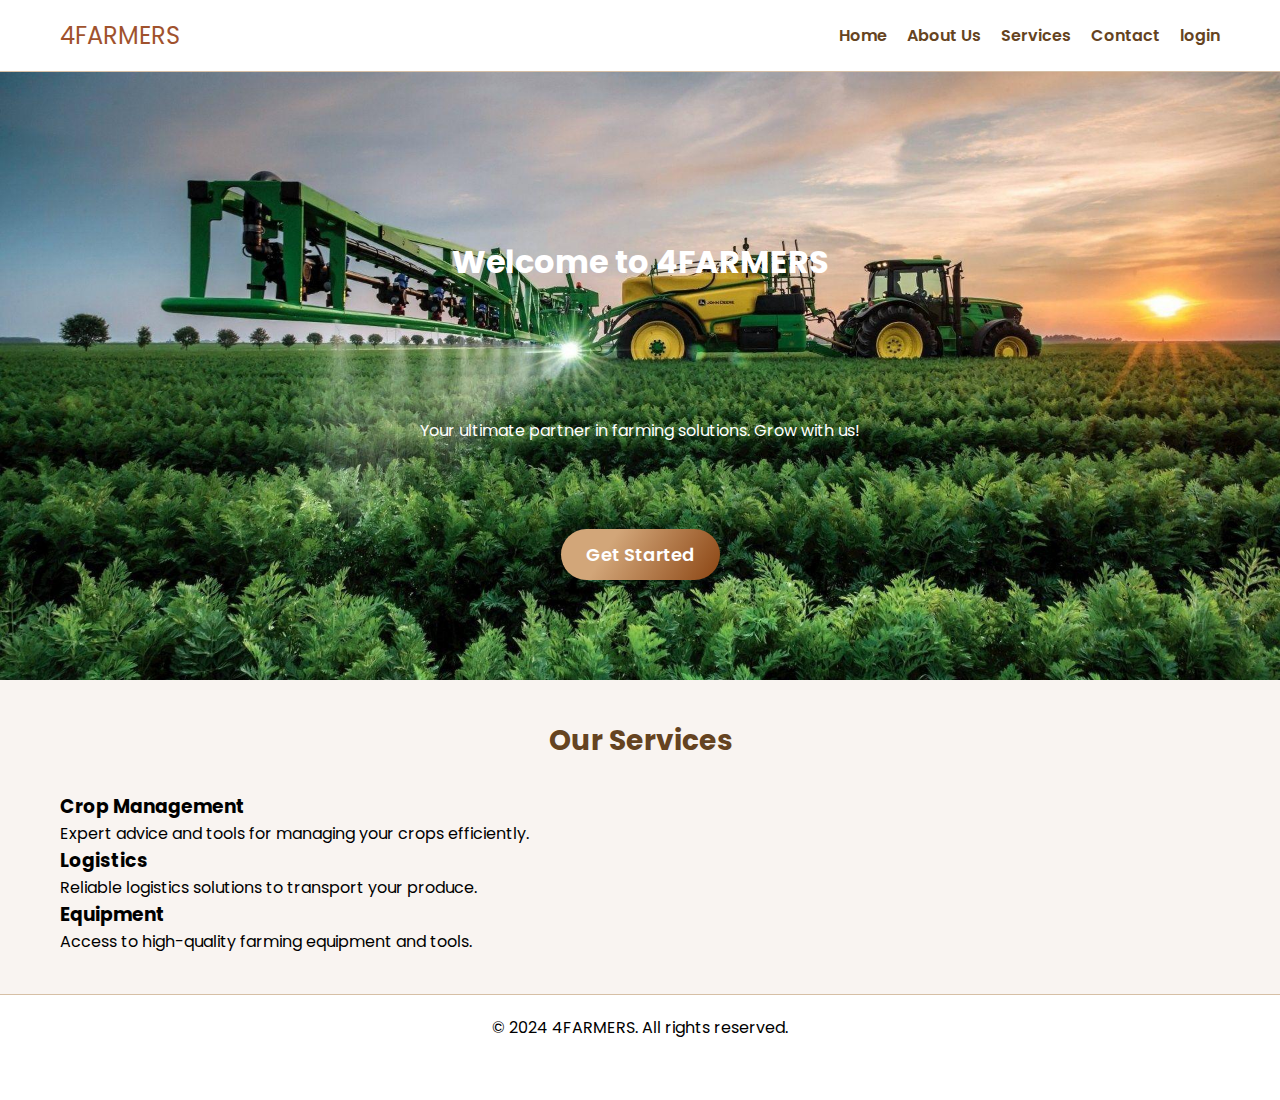
<file: UI/main.html>
<!DOCTYPE html>
<html lang="en">

<head>
    <meta charset="UTF-8">
    <meta http-equiv="X-UA-Compatible" content="IE=edge">
    <meta name="viewport" content="width=device-width, initial-scale=1.0">

    <!-- Link to external CSS file -->
    <link rel="stylesheet" href="./tabs/css/main.css">

    <!-- Font Awesome Icons -->
    <link rel="stylesheet" href="https://use.fontawesome.com/releases/v5.15.4/css/all.css"
        integrity="sha384-DyZ88mC6Up2uqS4h/KRgHuoeGwBcD4Ng9SiP4dIRy0EXTlnuz47vAwmeGwVChigm" crossorigin="anonymous">

    <title>4FARMERS - Your Farming Partner</title>
</head>

<body>
    <!-- Header Section -->
    <header>
        <div class="header-container">
            <div class="logo">
                <span><i class="fas fa-seedling"></i></span> <!-- Seedling icon -->
                <span>4FARMERS</span>
            </div>
            <nav>
                <ul>
                    <li><a href="#">Home</a></li>
                    <li><a href="#">About Us</a></li>
                    <li><a href="#">Services</a></li>
                    <li><a href="#">Contact</a></li>
                    <li><a href="/UI/tabs/login.html">login</a></li>
                </ul>
            </nav>
        </div>
    </header>

    <!-- Main Content Section -->
    <main>
        <section class="BG">
            <h1>Welcome to 4FARMERS</h1>
            <p>Your ultimate partner in farming solutions. Grow with us!</p>
            <a href="/UI/tabs/signup.html" class="btn">Get Started</a>
        </section>

        <section class="services">
            <h2>Our Services</h2>
            <div class="service-box">
                <i class="fas fa-seedling"></i>
                <h3>Crop Management</h3>
                <p>Expert advice and tools for managing your crops efficiently.</p>
            </div>
            <div class="service-box">
                <i class="fas fa-truck"></i>
                <h3>Logistics</h3>
                <p>Reliable logistics solutions to transport your produce.</p>
            </div>
            <div class="service-box">
                <i class="fas fa-tools"></i>
                <h3>Equipment</h3>
                <p>Access to high-quality farming equipment and tools.</p>
            </div>
        </section>
    </main>

    <!-- Footer Section -->
    <footer>
        <div class="footer-container">
            <p>&copy; 2024 4FARMERS. All rights reserved.</p>
            <div class="social-media">
                <a href="#"><i class="fab fa-facebook-f"></i></a>
                <a href="#"><i class="fab fa-twitter"></i></a>
                <a href="#"><i class="fab fa-instagram"></i></a>
            </div>
        </div>
    </footer>
</body>

</html>
</file>
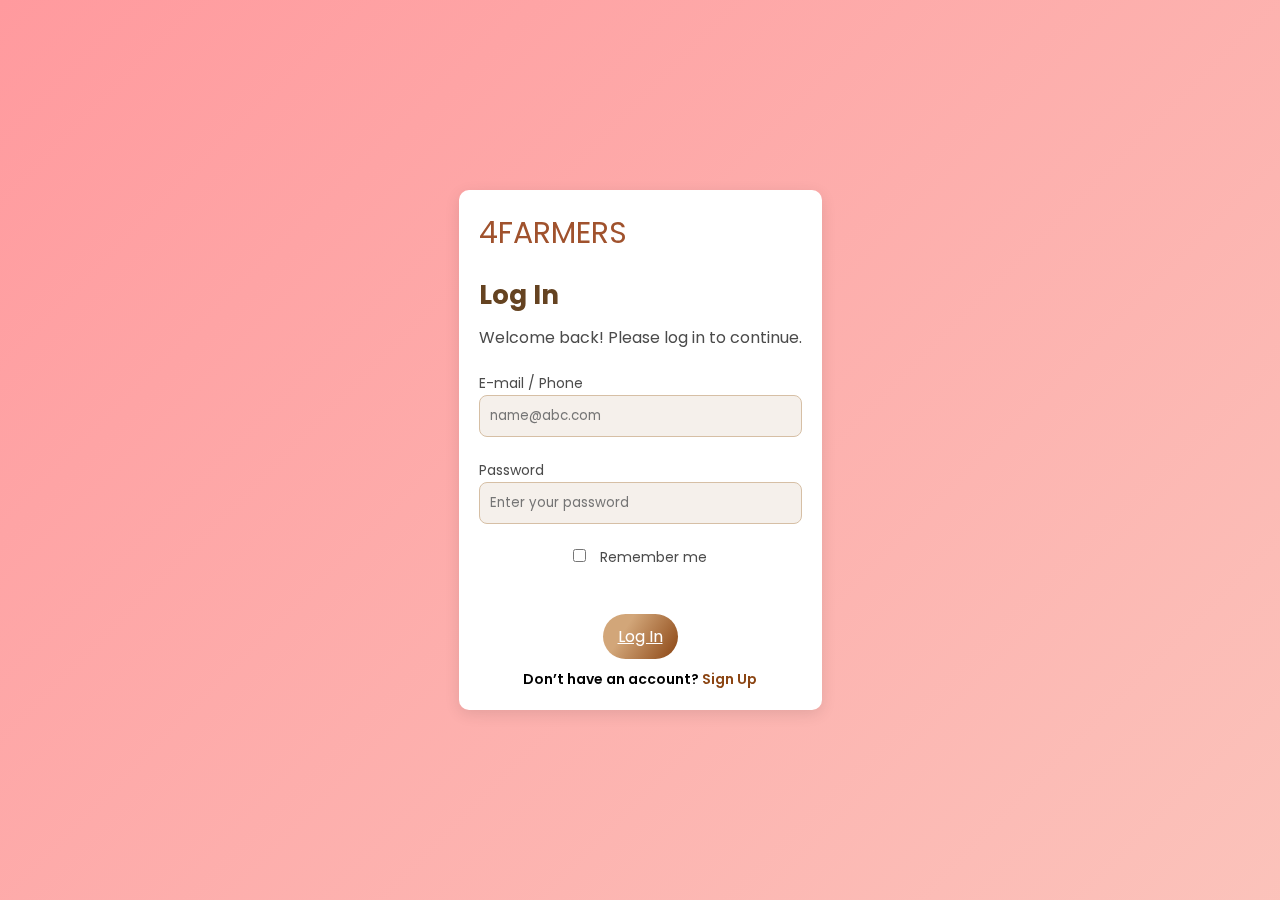
<file: UI/tabs/login.html>
<!DOCTYPE html>
<html lang="en">

<head>
    <meta charset="UTF-8">
    <meta http-equiv="X-UA-Compatible" content="IE=edge">
    <meta name="viewport" content="width=device-width, initial-scale=1.0">

    <!-- Link to CSS -->
    <link rel="stylesheet" href="./css/stylelogin.css">

    <!-- Font Awesome for Icons -->
    <link rel="stylesheet" href="https://use.fontawesome.com/releases/v5.15.4/css/all.css"
        integrity="sha384-DyZ88mC6Up2uqS4h/KRgHuoeGwBcD4Ng9SiP4dIRy0EXTlnuz47vAwmeGwVChigm" crossorigin="anonymous">

    <title>Login</title>
</head>

<body>
    <!-- Background Animation -->
    <div class="background-animation"></div>

    <!-- Container for Login Form -->
    <div class="container">
        <div class="login-wrapper">
            <div class="login-text">
                <!-- Logo -->
                <div class="logo">
                    <span><i class="fas fa-seedling"></i></span>
                    <span>4FARMERS</span>
                </div>

                <h1>Log In</h1>
                <p>Welcome back! Please log in to continue.</p>

                <form class="flex-c">
                    <!-- E-mail / Phone -->
                    <div class="input-box">
                        <span class="label">E-mail / Phone </span>
                        <div class="flex-r input">
                            <input type="text" placeholder="name@abc.com">
                            <i class="fas fa-envelope"></i>
                        </div>
                    </div>

                    <!-- Password -->
                    <div class="input-box">
                        <span class="label">Password</span>
                        <div class="flex-r input">
                            <input type="password" placeholder="Enter your password">
                            <i class="fas fa-lock"></i>
                        </div>
                    </div>

                    <!-- Remember Me Checkbox -->
                    <div class="check">
                        <input type="checkbox" id="remember">
                        <label for="remember">Remember me</label>
                    </div>

                    <!-- Submit Button -->
                    <a href="http://127.0.0.1:5000" target="_blank" class="btn">Log In</a>

                    <!-- Extra Link (Sign Up) -->
                    <span class="extra-line">
                        <span>Don’t have an account?</span>
                        <a href="/UI/tabs/signup.html">Sign Up</a>
                    </span>
                </form>
            </div>
        </div>
    </div>
</body>

</html>
</file>
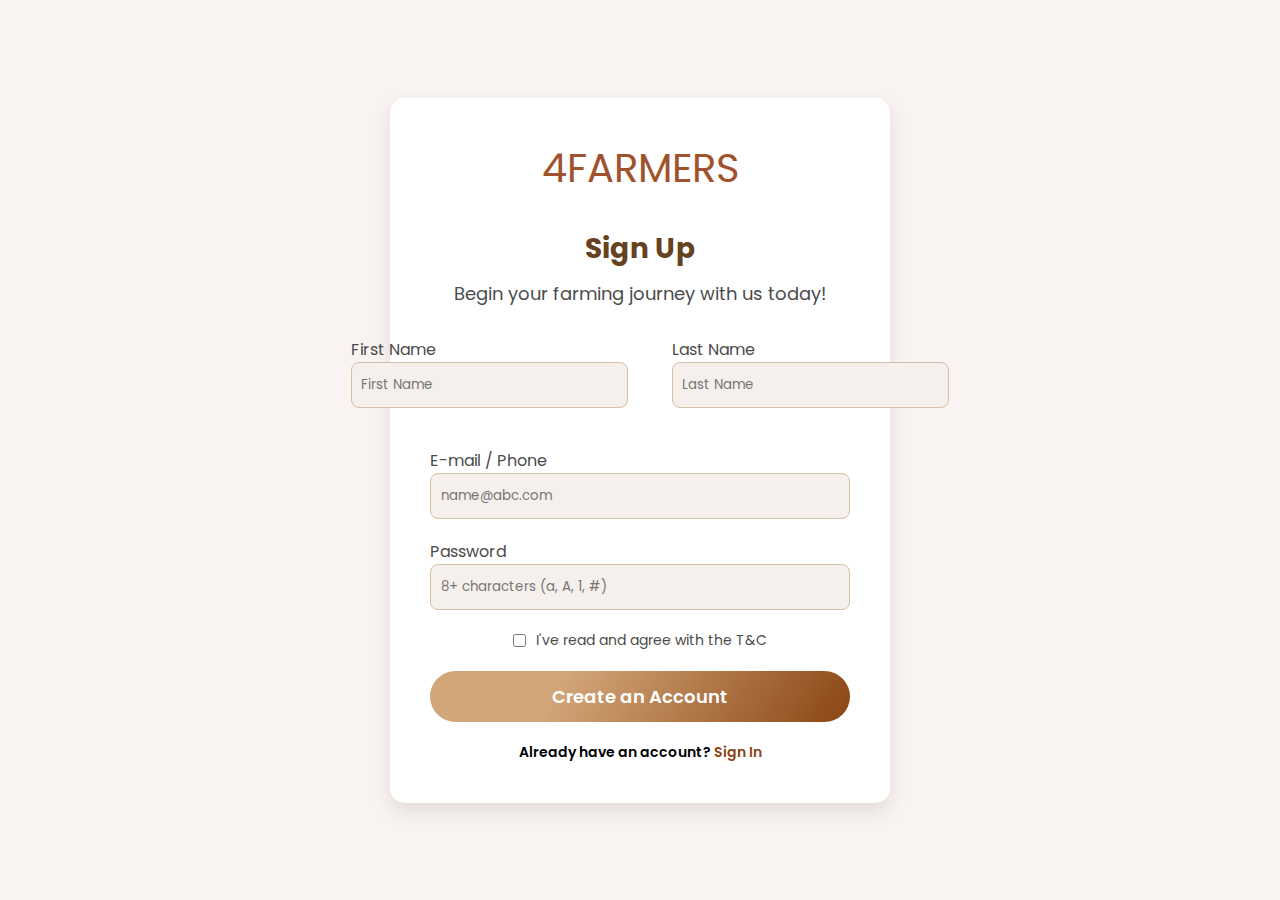
<file: UI/tabs/signup.html>
<!DOCTYPE html>
<html lang="en">

<head>
    <meta charset="UTF-8">
    <meta http-equiv="X-UA-Compatible" IE=edge">
    <meta name="viewport" content="width=device-width, initial-scale=1.0">

    <!-- Link to external CSS file -->
    <link rel="stylesheet" href="./css/stylesignup.css">

    <!-- Font Awesome Icons -->
    <link rel="stylesheet" href="https://use.fontawesome.com/releases/v5.15.4/css/all.css"
        integrity="sha384-DyZ88mC6Up2uqS4h/KRgHuoeGwBcD4Ng9SiP4dIRy0EXTlnuz47vAwmeGwVChigm" crossorigin="anonymous">

    <title>Sign Up - 4FARMERS</title>
</head>

<body>
    <div class="container">
        <div class="login-wrapper">
            <div class="login-text">
                <!-- Logo for Farmer Theme -->
                <div class="logo">
                    <span><i class="fas fa-seedling"></i></span> <!-- Seedling for farmer theme -->
                    <span>4FARMERS</span>
                </div>

                <h1>Sign Up</h1>
                <p>Begin your farming journey with us today!</p>

                <form class="flex-c">
                    <!-- Name Fields in Single Row -->
                    <div class="name-box flex-r">
                        <!-- First Name -->
                        <div class="input-box half-width">
                            <span class="label">First Name</span>
                            <div class="flex-r input">
                                <input type="text" placeholder="First Name" required>
                                <i class="fas fa-user"></i> <!-- User icon -->
                            </div>
                        </div>

                        <!-- Last Name -->
                        <div class="input-box half-width">
                            <span class="label">Last Name</span>
                            <div class="flex-r input">
                                <input type="text" placeholder="Last Name" required>
                                <i class="fas fa-user"></i> <!-- User icon -->
                            </div>
                        </div>
                    </div>

                    <!-- E-mail / Phone -->
                    <div class="input-box">
                        <span class="label">E-mail / Phone</span>
                        <div class="flex-r input">
                            <input type="text" placeholder="name@abc.com" required>
                            <i class="fas fa-envelope"></i> <!-- Envelope icon -->
                        </div>
                    </div>

                    <!-- Password -->
                    <div class="input-box">
                        <span class="label">Password</span>
                        <div class="flex-r input">
                            <input type="password" placeholder="8+ characters (a, A, 1, #)" required>
                            <i class="fas fa-lock"></i> <!-- Lock icon -->
                        </div>
                    </div>

                    <!-- T&C Checkbox -->
                    <div class="check">
                        <input type="checkbox" id="terms" required>
                        <label for="terms">I've read and agree with the T&C</label>
                    </div>

                    <!-- Submit Button -->
                    <input class="btn" type="submit" value="Create an Account">

                    <!-- Already have an account? -->
                    <span class="extra-line">
                        <span>Already have an account?</span>
                        <a href="/UI/tabs/login.html">Sign In</a>
                    </span>
                </form>
            </div>
        </div>
    </div>
</body>

</html>
</file>
<file: UI/tabs/css/main.css>
/* Importing Poppins Font */
@import url('https://fonts.googleapis.com/css2?family=Poppins&display=swap');

:root {
    --main-bg-color: #f9f4f1;
    --header-bg-color: #fff;
    --border-color: #d6bfa5;
    --primary-color: #a0522d;
    --secondary-color: #654321;
    --btn-gradient: linear-gradient(122.33deg, #d2a679 30.62%, #8b4513 100%);
}

/* Global Styles */
* {
    margin: 0;
    padding: 0;
    box-sizing: border-box;
    font-family: 'Poppins', sans-serif;
}

/* Body and Layout */
body {
    background-color: var(--main-bg-color); /* Soft white background */
    margin: 0;
}

/* Header Styling */
header {
    background-color: var(--header-bg-color);
    border-bottom: 1px solid var(--border-color);
    padding: 18px 0;
}

.header-container {
    display: flex;
    justify-content: space-between;
    align-items: center;
    max-width: 1200px;
    margin: 0 auto;
    padding: 0 20px;
}

.logo {
    display: flex;
    align-items: center;
    font-size: 24px;
    color: var(--primary-color);
}

nav ul {
    list-style: none;
    display: flex;
}

nav ul li {
    margin-left: 20px;
}

nav ul li a {
    text-decoration: none;
    color: var(--secondary-color); /* Dark brown */
    font-weight: 600;
    font-size: 16px;
    transition: text-decoration 0.3s ease;
}

nav ul li a:hover {
    text-decoration: underline;
}

/* Main Content Section */
.BG {
    background-image: url('/UI/Images/wp3471778-john-deere-images-wallpaper.jpg');
    background-size: cover;
    background-position: center;
    padding: 100px 0; /* Adjust as per your design */
    color: white;
    text-align: center;
}

.BG h1, .BG p {
    padding: 66px 0;
}

.BG .btn {
    margin-top: 20px;
    padding: 12px 25px;
    background: var(--btn-gradient);
    color: white;
    border-radius: 30px;
    font-size: 18px;
    font-weight: 600;
    text-decoration: none;
    display: inline-block;
    transition: transform 0.3s ease;
}

.BG .btn:hover {
    transform: translateY(-3px);
}

/* Services Section */
.services {
    padding: 40px 20px;
    max-width: 1200px;
    margin: 0 auto;
}

.services h2 {
    text-align: center;
    font-size: 28px;
    color: var(--secondary-color);
    margin-bottom: 30px;
}

.container {
    display: flex;
    justify-content: space-between;
    flex-wrap: wrap;
    gap: 20px;
}

.card {
    background-color: #fff;
    border: 1px solid var(--border-color);
    border-radius: 10px;
    padding: 20px;
    text-align: center;
    margin-bottom: 20px;
    flex: 1 1 300px;
}

.card img {
    width: 100%;
    height: 200px;
    object-fit: cover;
    border-radius: 10px 10px 0 0;
}

.icon {
    font-size: 40px;
    color: var(--primary-color);
    margin-bottom: 10px;
}

.card h3 {
    font-size: 22px;
    color: var(--secondary-color);
    margin-bottom: 10px;
}

.card p {
    font-size: 16px;
    color: #4b4b4b;
}

/* Footer Styling */
footer {
    background-color: var(--header-bg-color);
    border-top: 1px solid var(--border-color);
    padding: 20px 0;
    text-align: center;
}

.footer-container {
    max-width: 1200px;
    margin: 0 auto;
    padding: 0 20px;
}

.social-media {
    margin-top: 10px;
}

.social-media a {
    text-decoration: none;
    color: var(--primary-color);
    font-size: 20px;
    margin: 0 10px;
    transition: color 0.3s ease;
}

.social-media a:hover {
    color: var(--secondary-color);
}

/* Contact Us Section */
#contact-us {
    background-color: var(--main-bg-color);
    padding: 50px 20px;
    display: flex;
    justify-content: center;
}

.contact-container {
    display: flex;
    max-width: 1200px;
    width: 100%;
    background: #fff;
    box-shadow: 0 5px 15px rgba(0, 0, 0, 0.1);
    border-radius: 10px;
    padding: 30px;
}

.branding {
    flex-basis: 30%;
    padding-right: 30px;
    border-right: 2px solid var(--border-color);
}

.branding h2 {
    color: var(--primary-color);
    font-size: 32px;
    margin-bottom: 10px;
}

.branding p {
    font-size: 16px;
    color: var(--secondary-color);
}

.contact-form {
    flex-basis: 70%;
    padding-left: 30px;
}

.contact-form h2 {
    font-size: 28px;
    color: var(--secondary-color);
    margin-bottom: 20px;
}

.contact-form form {
    display: flex;
    flex-direction: column;
}

.input-group {
    display: flex;
    flex-direction: column; /* Stack vertically on small screens */
    gap: 20px;
}

.contact-form input,
.contact-form textarea {
    padding: 15px;
    font-size: 16px;
    border: 1px solid var(--border-color);
    border-radius: 5px;
    margin-bottom: 15px; /* Adjust margin for better spacing */
    width: 100%;
    outline: none;
}

.contact-form textarea {
    resize: none;
}

.btn {
    color: #fff;
    border-radius: 30px;
    padding: 10px 15px;
    background: var(--btn-gradient);
    font-size: 16px;
    transition: transform 0.3s ease;
}

.btn:hover {
    transform: translateY(-2px);
}

.branding-img {
    margin-top: 2px;
    max-width: 100%; /* Ensure image is responsive */
    height: auto; /* Maintain aspect ratio */
    display: block; /* Align as block element */
    border-radius: 8px; /* Optional: Round the corners */
    box-shadow: 0 2px 5px rgba(0, 0, 0, 0.1); /* Optional: Add a small shadow */
}

/* About Us Section */
#about-us {
    background-color: var(--header-bg-color);
    padding: 50px 20px;
    display: flex;
    justify-content: center;
}

.about-container {
    max-width: 1200px;
    text-align: center;
    color: var(--secondary-color);
}

#about-us h2 {
    font-size: 28px;
    margin-bottom: 20px;
    color: var(--primary-color);
}

#about-us p {
    font-size: 16px;
    margin-bottom: 15px;
    line-height: 1.6;
    color: #4b4b4b;
}

#about-us p:last-child {
    margin-bottom: 0;
}
</file>
<file: UI/tabs/css/stylelogin.css>
/* Import Poppins Font */
@import url('https://fonts.googleapis.com/css2?family=Poppins&display=swap');

* {
    margin: 0;
    padding: 0;
    box-sizing: border-box;
    font-family: 'Poppins', sans-serif;
}

/* Flexbox Layout */
.flex-r, .flex-c {
    justify-content: center;
    align-items: center;
    display: flex;
}

.flex-c {
    flex-direction: column;
}

.flex-r {
    flex-direction: row;
}

/* Background Animation */
.background-animation {
    position: fixed;
    top: 0;
    left: 0;
    width: 100%;
    height: 100%;
    z-index: -1;
    background: linear-gradient(135deg, #ff9a9e, #fad0c4, #fad0c4, #ffecd2);
    background-size: 400% 400%;
    animation: gradient-animation 10s ease infinite;
}

/* Keyframes for gradient animation */
@keyframes gradient-animation {
    0% {
        background-position: 0% 50%;
    }
    50% {
        background-position: 100% 50%;
    }
    100% {
        background-position: 0% 50%;
    }
}

/* Container Styling */
.container {
    width: 100%;
    min-height: 100vh;
    padding: 20px 10px;
    background: transparent;
    display: flex;
    justify-content: center;
    align-items: center;
}

/* Login Form Wrapper */
.login-wrapper {
    background-color: #fff; /* White background for the form */
    max-width: 400px;
    min-height: 500px;
    border-radius: 10px;
    padding: 20px;
    box-shadow: 0px 4px 15px rgba(0, 0, 0, 0.1); /* Subtle shadow */
    position: relative;
    z-index: 1;
}

/* Logo Styling */
.logo {
    margin-bottom: 20px;
}

.logo span, .logo span i {
    font-size: 30px;
    color: #a0522d; /* Dark brown color */
}

/* Heading and Subtext */
.login-text h1 {
    font-size: 26px;
    color: #654321; /* Dark brown */
    margin-bottom: 10px;
}

.login-text p {
    font-size: 16px;
    color: #4b4b4b; /* Light grey for subtext */
    margin-bottom: 20px;
}

/* Form Styling */
form {
    width: 100%;
    margin-top: 15px;
}

/* Input Box Styling */
.input-box {
    margin-bottom: 20px;
    width: 100%;
}

.label {
    font-size: 14px;
    color: #4b4b4b;
    margin-bottom: 5px;
}

.input {
    background-color: #f5f0eb; /* Light brown for input background */
    padding: 0 10px;
    border: 1px solid #d6bfa5; /* Border color matching brown theme */
    border-radius: 8px;
    display: flex;
    align-items: center;
}

.input input {
    border: none;
    outline: none;
    padding: 10px 0;
    background-color: #f5f0eb;
    flex: 1;
}

.input i {
    color: rgba(0, 0, 0, 0.4);
}

/* Checkbox Styling */
.check {
    margin-bottom: 15px;
}

.check input {
    margin-right: 10px;
}

.check label {
    font-size: 14px;
    color: #4b4b4b;
}

/* Button Styling */
.btn {
    color: #fff;
    border-radius: 30px;
    padding: 10px 15px;
    background: linear-gradient(122.33deg, #d2a679 30.62%, #8b4513 100%); /* Brown gradient */
    margin-top: 30px;
    margin-bottom: 10px;
    font-size: 16px;
    transition: all 0.3s ease;
}

.btn:hover {
    transform: translateY(-2px);
}

/* Extra Line (Sign-Up Link) */
.extra-line {
    font-size: 14px;
    font-weight: 600;
}

.extra-line a {
    color: #8b4513; /* Brown for link */
    text-decoration: none;
}

.extra-line a:hover {
    text-decoration: underline;
}

/* Icon Styling */
.icon {
    background-image: url('4Farmers/blob/main/UI/icons/poultry.png'); /* Ensure path is correct */
    width: 50px;
    height: 50px;
    display: inline-block;
    background-size: cover;
}
</file>
<file: UI/tabs/css/stylesignup.css>
/* Importing Poppins Font */
@import url('https://fonts.googleapis.com/css2?family=Poppins&display=swap');

* {
    margin: 0;
    padding: 0;
    box-sizing: border-box;
    font-family: 'Poppins', sans-serif;
}

/* Flexbox Layouts */
.flex-r, .flex-c {
    justify-content: center;
    align-items: center;
    display: flex;
}

.flex-c {
    flex-direction: column;
}

.flex-r {
    flex-direction: row;
}

/* Body Styling */
body {
    background-color: #f9f4f1; /* Soft white background */
    display: flex;
    justify-content: center;
    align-items: center;
    min-height: 100vh;
    margin: 0;
}

/* Container Styling - Centering the form */
.container {
    display: flex;
    justify-content: center;
    align-items: center;
    width: 100%;
    max-width: 1200px;
    min-height: 100vh; /* Ensures full-height centering */
    padding: 40px 20px;
    background-color: #f9f4f1;
}

/* Login Form Wrapper */
.login-wrapper {
    background-color: #fff;
    max-width: 500px;
    width: 100%;
    padding: 40px;
    border-radius: 15px;
    box-shadow: 0px 8px 20px rgba(0, 0, 0, 0.1); /* Slightly more prominent shadow */
}

/* Logo Styling */
.logo {
    margin-bottom: 30px;
    text-align: center;
}

.logo span, .logo span i {
    font-size: 40px;
    color: #a0522d; /* Dark brown color */
}

/* Heading and Subtext */
.login-text h1 {
    font-size: 28px;
    color: #654321; /* Dark brown */
    margin-bottom: 10px;
    text-align: center;
}

.login-text p {
    font-size: 18px;
    color: #4b4b4b; /* Light grey for subtext */
    margin-bottom: 30px;
    text-align: center;
}

/* Form Styling */
form {
    width: 100%;
}

/* Input Box Styling */
.input-box {
    margin-bottom: 20px;
    width: 100%;
}

.half-width {
    width: 48%;
    margin-right: 4%;
}

.half-width:last-child {
    margin-right: 0;
}

.label {
    font-size: 16px;
    color: #4b4b4b;
    margin-bottom: 5px;
}

.input {
    background-color: #f5f0eb;
    padding: 0 10px;
    border: 1px solid #d6bfa5;
    border-radius: 8px;
    display: flex;
    align-items: center;
}

.input input {
    border: none;
    outline: none;
    padding: 12px 0;
    background-color: #f5f0eb;
    flex: 1;
}

.input i {
    color: rgba(0, 0, 0, 0.4);
}

/* Name Fields in a Row */
.name-box {
    display: flex;
    justify-content: space-between;
    gap: 20px;
    margin-bottom: 20px;
}

/* Checkbox Styling */
.check {
    display: flex;
    align-items: center;
    margin-bottom: 20px;
}

.check input {
    margin-right: 10px;
}

.check label {
    color: #4b4b4b;
    font-size: 14px;
}

/* Button Styling */
.btn {
    color: #fff;
    border-radius: 30px;
    padding: 12px 20px;
    background: linear-gradient(122.33deg, #d2a679 30.62%, #8b4513 100%);
    font-size: 18px;
    font-weight: 600;
    transition: all 0.3s ease;
    width: 100%;
    cursor: pointer;
    border: none;
}

.btn:hover {
    transform: translateY(-3px);
}

/* Extra Line (Sign-In Link) */
.extra-line {
    font-size: 14px;
    font-weight: 600;
    text-align: center;
    margin-top: 20px;
}

.extra-line a {
    color: #8b4513;
    text-decoration: none;
}

.extra-line a:hover {
    text-decoration: underline;
}
</file>
